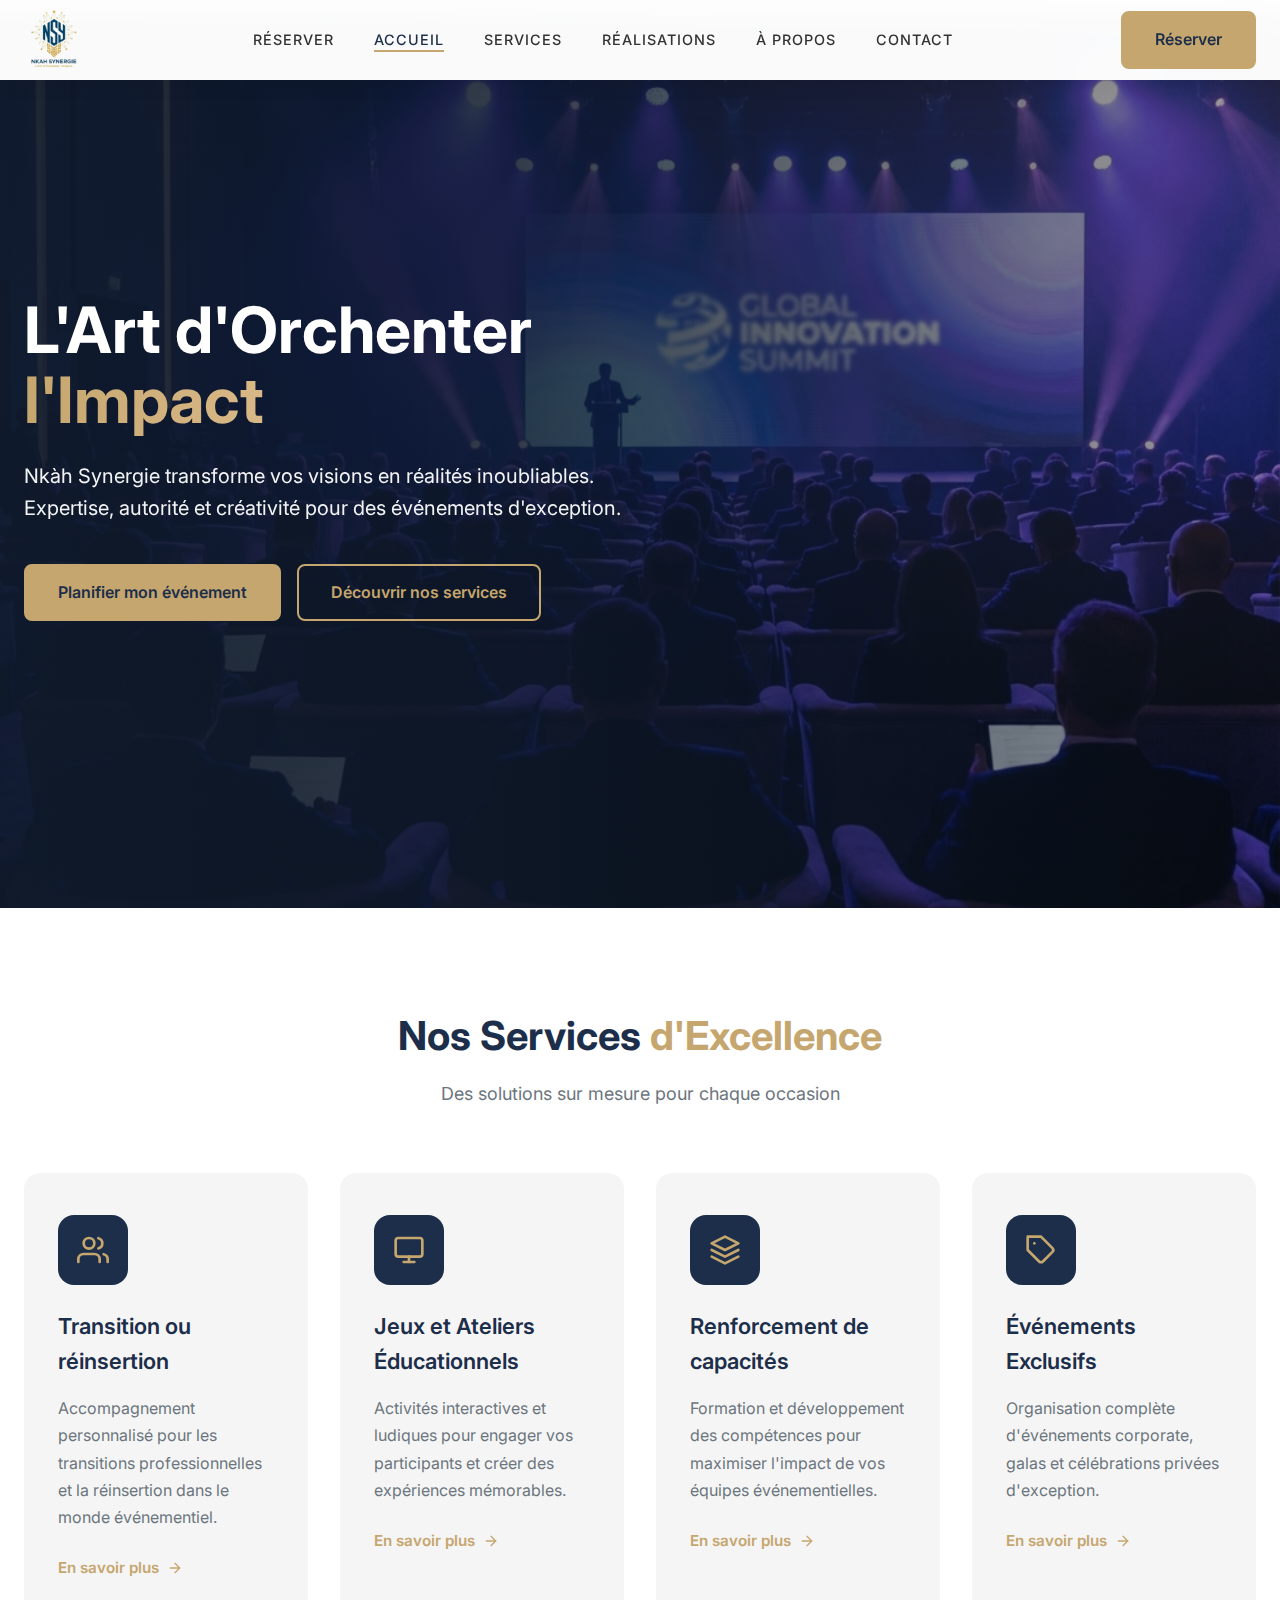
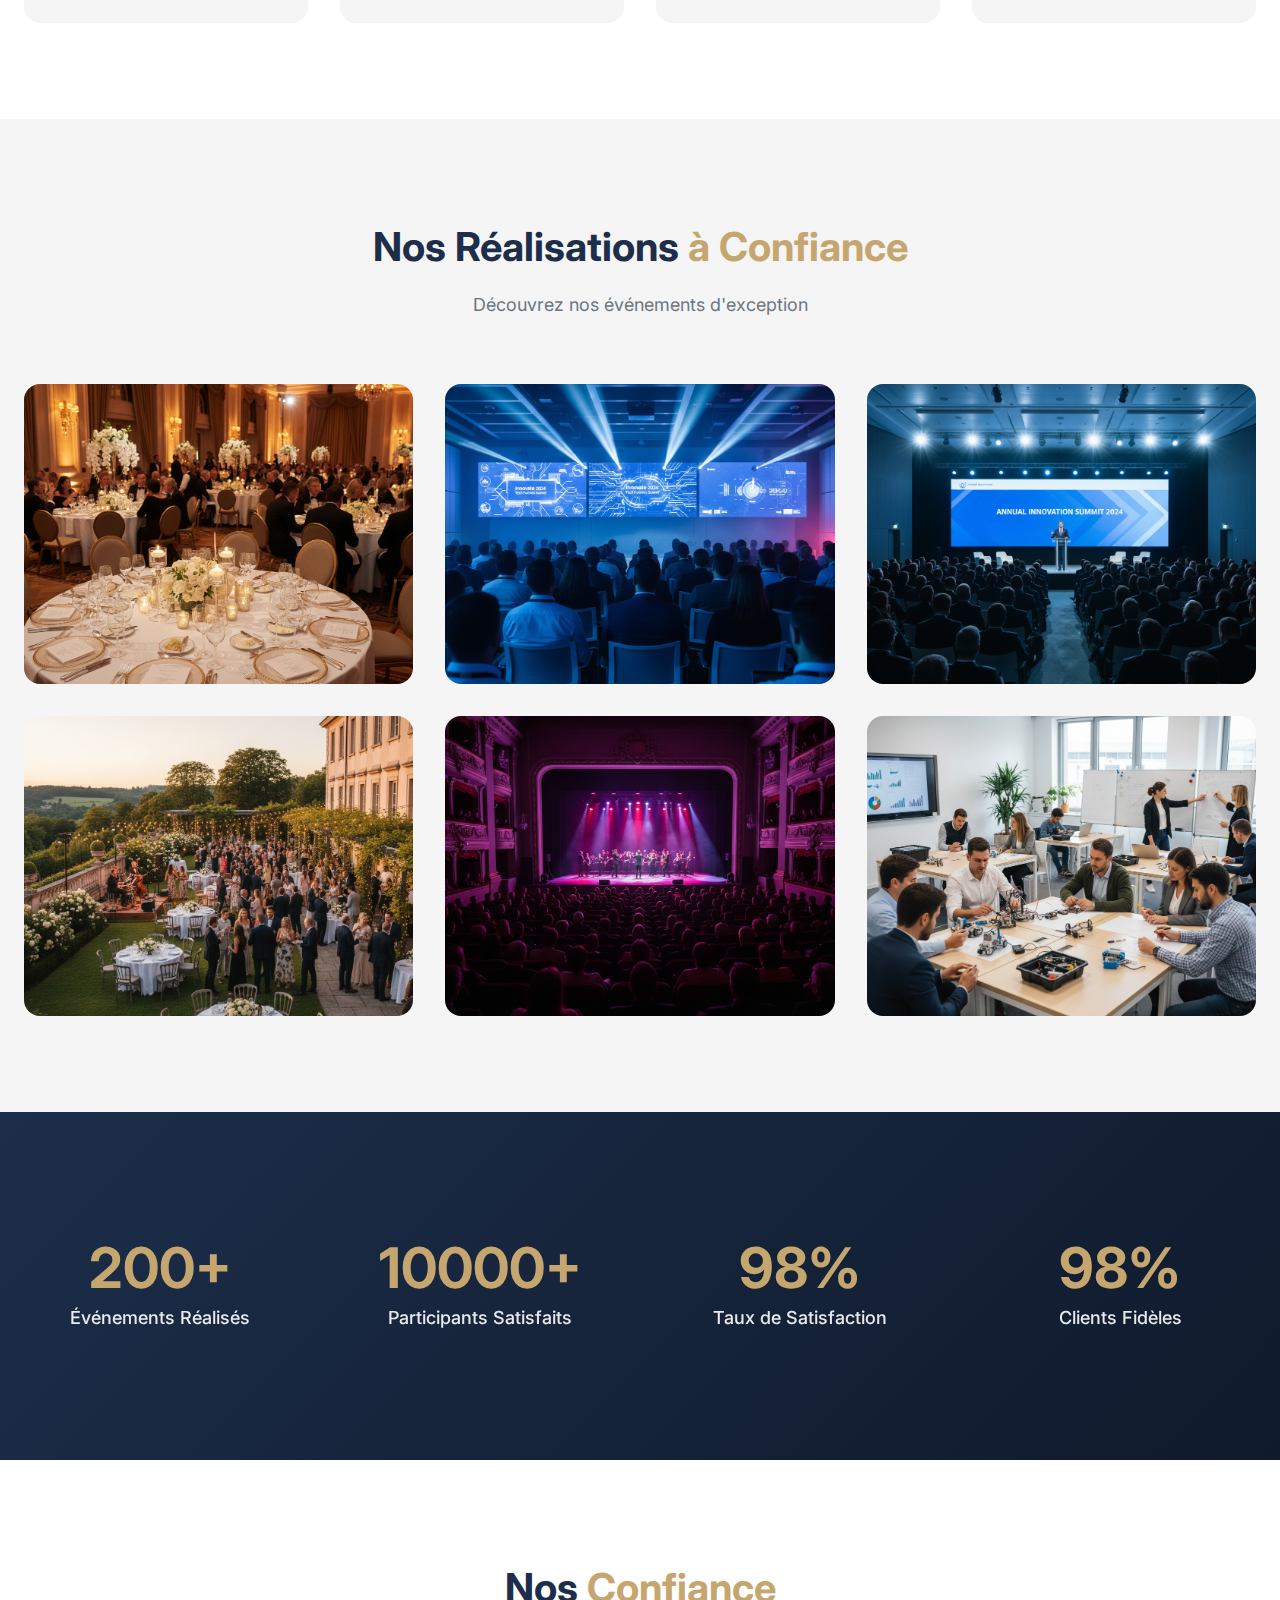
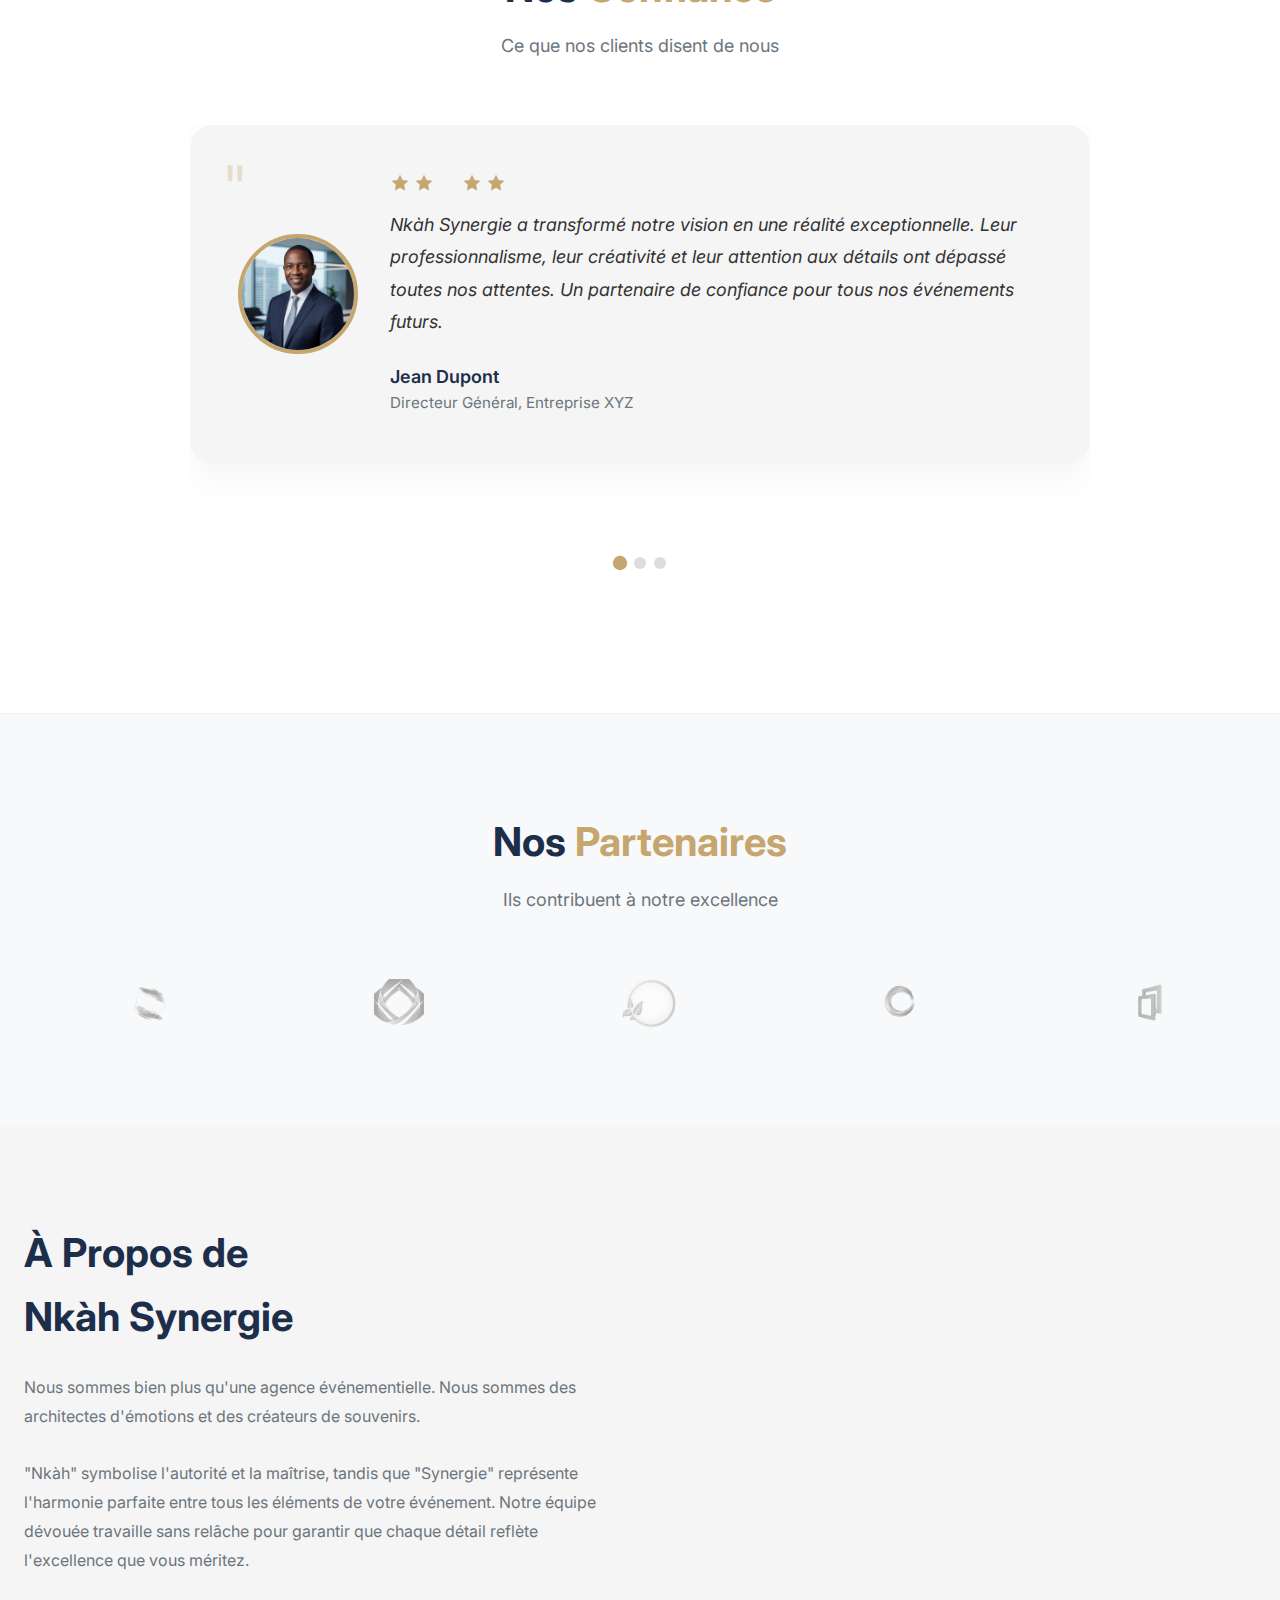
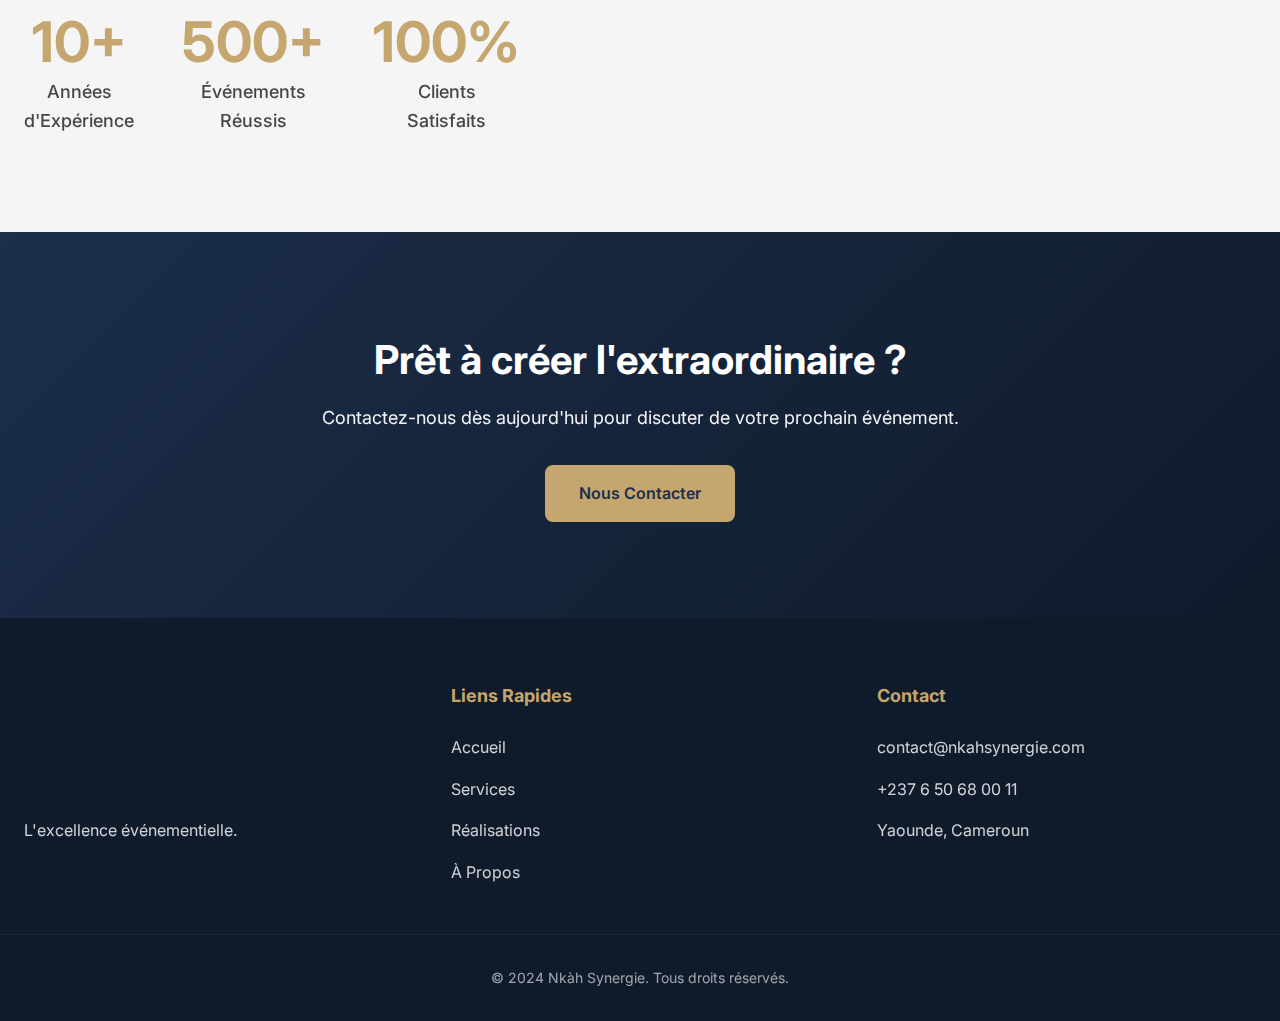
<file: index.html>
<!DOCTYPE html>
<html lang="fr">

<head>
    <meta charset="UTF-8">
    <meta name="viewport" content="width=device-width, initial-scale=1.0">
    <title>Nkàh Synergie - L'Excellence Événementielle</title>
    <meta name="description"
        content="Nkàh Synergie transforme vos visions en réalités inoubliables. Expertise, autorité et créativité pour des événements d'exception.">
    <link rel="stylesheet" href="style.css">
    <link rel="preconnect" href="https://fonts.googleapis.com">
    <link rel="preconnect" href="https://fonts.gstatic.com" crossorigin>
    <link href="https://fonts.googleapis.com/css2?family=Inter:wght@300;400;500;600;700;800&display=swap"
        rel="stylesheet">
</head>

<body>
    <!-- Header -->
    <header class="header">
        <div class="container header__container">
            <a href="#" class="logo">
                <img src="asset/image/logo_bleu.png" alt="Nkàh Synergie Logo" class="logo__img">
            </a>

            <nav class="nav" id="nav-menu">
                <ul class="nav__list">
                    <li class="nav__item nav__item--reserve"><a href="reservation.html" class="nav__link">Réserver</a>
                    </li>
                    <li class="nav__item"><a href="#home" class="nav__link active-link">Accueil</a></li>
                    <li class="nav__item"><a href="#services" class="nav__link">Services</a></li>
                    <li class="nav__item"><a href="#portfolio" class="nav__link">Réalisations</a></li>
                    <li class="nav__item"><a href="#about" class="nav__link">À Propos</a></li>
                    <li class="nav__item"><a href="#contact" class="nav__link">Contact</a></li>
                </ul>
                <div class="nav__close" id="nav-close">
                    <svg xmlns="http://www.w3.org/2000/svg" width="24" height="24" viewBox="0 0 24 24" fill="none"
                        stroke="currentColor" stroke-width="2" stroke-linecap="round" stroke-linejoin="round">
                        <line x1="18" y1="6" x2="6" y2="18"></line>
                        <line x1="6" y1="6" x2="18" y2="18"></line>
                    </svg>
                </div>
            </nav>

            <div class="header__actions">
                <a href="reservation.html" class="button button--primary">Réserver</a>
                <div class="nav__toggle" id="nav-toggle">
                    <svg xmlns="http://www.w3.org/2000/svg" width="24" height="24" viewBox="0 0 24 24" fill="none"
                        stroke="currentColor" stroke-width="2" stroke-linecap="round" stroke-linejoin="round">
                        <line x1="3" y1="12" x2="21" y2="12"></line>
                        <line x1="3" y1="6" x2="21" y2="6"></line>
                        <line x1="3" y1="18" x2="21" y2="18"></line>
                    </svg>
                </div>
            </div>
        </div>
    </header>

    <main class="main">
        <!-- Hero Section -->
        <section class="home section" id="home">
            <div class="home__container container">
                <div class="home__content">
                    <h1 class="home__title">
                        L'Art d'Orchenter<br>
                        <span class="text-gradient">l'Impact</span>
                    </h1>
                    <p class="home__description">
                        Nkàh Synergie transforme vos visions en réalités inoubliables.
                        Expertise, autorité et créativité pour des événements d'exception.
                    </p>
                    <div class="home__btns">
                        <a href="#contact" class="button button--primary">Planifier mon événement</a>
                        <a href="#services" class="button button--secondary">Découvrir nos services</a>
                    </div>
                </div>
            </div>
            <div class="home__overlay"></div>
        </section>

        <!-- Services Section -->
        <section class="services section" id="services">
            <div class="container">
                <div class="section__header">
                    <h2 class="section__title">Nos Services <span>d'Excellence</span></h2>
                    <p class="section__subtitle">Des solutions sur mesure pour chaque occasion</p>
                </div>

                <div class="services__grid">
                    <!-- Service 1 -->
                    <div class="service__card">
                        <div class="service__icon">
                            <svg xmlns="http://www.w3.org/2000/svg" width="32" height="32" viewBox="0 0 24 24"
                                fill="none" stroke="currentColor" stroke-width="2" stroke-linecap="round"
                                stroke-linejoin="round">
                                <path d="M17 21v-2a4 4 0 0 0-4-4H5a4 4 0 0 0-4 4v2"></path>
                                <circle cx="9" cy="7" r="4"></circle>
                                <path d="M23 21v-2a4 4 0 0 0-3-3.87"></path>
                                <path d="M16 3.13a4 4 0 0 1 0 7.75"></path>
                            </svg>
                        </div>
                        <h3 class="service__title">Transition ou réinsertion</h3>
                        <p class="service__description">Accompagnement personnalisé pour les transitions
                            professionnelles et la réinsertion dans le monde événementiel.</p>
                        <a href="#" class="button--link">En savoir plus
                            <svg xmlns="http://www.w3.org/2000/svg" width="16" height="16" viewBox="0 0 24 24"
                                fill="none" stroke="currentColor" stroke-width="2" stroke-linecap="round"
                                stroke-linejoin="round">
                                <line x1="5" y1="12" x2="19" y2="12"></line>
                                <polyline points="12 5 19 12 12 19"></polyline>
                            </svg>
                        </a>
                    </div>

                    <!-- Service 2 -->
                    <div class="service__card">
                        <div class="service__icon">
                            <svg xmlns="http://www.w3.org/2000/svg" width="32" height="32" viewBox="0 0 24 24"
                                fill="none" stroke="currentColor" stroke-width="2" stroke-linecap="round"
                                stroke-linejoin="round">
                                <rect x="2" y="3" width="20" height="14" rx="2" ry="2"></rect>
                                <line x1="8" y1="21" x2="16" y2="21"></line>
                                <line x1="12" y1="17" x2="12" y2="21"></line>
                            </svg>
                        </div>
                        <h3 class="service__title">Jeux et Ateliers Éducationnels</h3>
                        <p class="service__description">Activités interactives et ludiques pour engager vos participants
                            et créer des expériences mémorables.</p>
                        <a href="#" class="button--link">En savoir plus
                            <svg xmlns="http://www.w3.org/2000/svg" width="16" height="16" viewBox="0 0 24 24"
                                fill="none" stroke="currentColor" stroke-width="2" stroke-linecap="round"
                                stroke-linejoin="round">
                                <line x1="5" y1="12" x2="19" y2="12"></line>
                                <polyline points="12 5 19 12 12 19"></polyline>
                            </svg>
                        </a>
                    </div>

                    <!-- Service 3 -->
                    <div class="service__card">
                        <div class="service__icon">
                            <svg xmlns="http://www.w3.org/2000/svg" width="32" height="32" viewBox="0 0 24 24"
                                fill="none" stroke="currentColor" stroke-width="2" stroke-linecap="round"
                                stroke-linejoin="round">
                                <path d="M12 2L2 7l10 5 10-5-10-5z"></path>
                                <path d="M2 17l10 5 10-5"></path>
                                <path d="M2 12l10 5 10-5"></path>
                            </svg>
                        </div>
                        <h3 class="service__title">Renforcement de capacités</h3>
                        <p class="service__description">Formation et développement des compétences pour maximiser
                            l'impact de vos équipes événementielles.</p>
                        <a href="#" class="button--link">En savoir plus
                            <svg xmlns="http://www.w3.org/2000/svg" width="16" height="16" viewBox="0 0 24 24"
                                fill="none" stroke="currentColor" stroke-width="2" stroke-linecap="round"
                                stroke-linejoin="round">
                                <line x1="5" y1="12" x2="19" y2="12"></line>
                                <polyline points="12 5 19 12 12 19"></polyline>
                            </svg>
                        </a>
                    </div>

                    <!-- Service 4 -->
                    <div class="service__card">
                        <div class="service__icon">
                            <svg xmlns="http://www.w3.org/2000/svg" width="32" height="32" viewBox="0 0 24 24"
                                fill="none" stroke="currentColor" stroke-width="2" stroke-linecap="round"
                                stroke-linejoin="round">
                                <path
                                    d="M20.59 13.41l-7.17 7.17a2 2 0 0 1-2.83 0L2 12V2h10l8.59 8.59a2 2 0 0 1 0 2.82z">
                                </path>
                                <line x1="7" y1="7" x2="7.01" y2="7"></line>
                            </svg>
                        </div>
                        <h3 class="service__title">Événements Exclusifs</h3>
                        <p class="service__description">Organisation complète d'événements corporate, galas et
                            célébrations privées d'exception.</p>
                        <a href="#" class="button--link">En savoir plus
                            <svg xmlns="http://www.w3.org/2000/svg" width="16" height="16" viewBox="0 0 24 24"
                                fill="none" stroke="currentColor" stroke-width="2" stroke-linecap="round"
                                stroke-linejoin="round">
                                <line x1="5" y1="12" x2="19" y2="12"></line>
                                <polyline points="12 5 19 12 12 19"></polyline>
                            </svg>
                        </a>
                    </div>
                </div>
            </div>
        </section>

        <!-- Portfolio Section -->
        <section class="portfolio section" id="portfolio">
            <div class="container">
                <div class="section__header">
                    <h2 class="section__title">Nos Réalisations <span>à Confiance</span></h2>
                    <p class="section__subtitle">Découvrez nos événements d'exception</p>
                </div>

                <div class="portfolio__grid">
                    <!-- Portfolio Item 1 -->
                    <div class="portfolio__item">
                        <img src="asset/image/portfolio_gala_soiree.png" alt="Gala Soirée" class="portfolio__img"
                            loading="lazy">
                        <div class="portfolio__overlay">
                            <h3 class="portfolio__title">Gala Soirée</h3>
                            <p class="portfolio__category">Événement Privé</p>
                        </div>
                    </div>

                    <!-- Portfolio Item 2 -->
                    <div class="portfolio__item">
                        <img src="asset/image/portfolio_seminaire_tech.png" alt="Séminaire Tech" class="portfolio__img"
                            loading="lazy">
                        <div class="portfolio__overlay">
                            <h3 class="portfolio__title">Séminaire Tech</h3>
                            <p class="portfolio__category">Conférence Corporate</p>
                        </div>
                    </div>

                    <!-- Portfolio Item 3 -->
                    <div class="portfolio__item">
                        <img src="asset/image/portfolio_atelier_metiers.png" alt="Atelier des Métiers"
                            class="portfolio__img" loading="lazy">
                        <div class="portfolio__overlay">
                            <h3 class="portfolio__title">Atelier des Métiers</h3>
                            <p class="portfolio__category">Formation</p>
                        </div>
                    </div>

                    <!-- Portfolio Item 4 -->
                    <div class="portfolio__item">
                        <img src="asset/image/portfolio_evenement_artistique.png" alt="Événement Artistique"
                            class="portfolio__img" loading="lazy">
                        <div class="portfolio__overlay">
                            <h3 class="portfolio__title">Événement Artistique</h3>
                            <p class="portfolio__category">Soirée Culturelle</p>
                        </div>
                    </div>

                    <!-- Portfolio Item 5 -->
                    <div class="portfolio__item">
                        <img src="asset/image/portfolio_conference_annuelle.png" alt="Conférence Annuelle"
                            class="portfolio__img" loading="lazy">
                        <div class="portfolio__overlay">
                            <h3 class="portfolio__title">Conférence Annuelle</h3>
                            <p class="portfolio__category">Événement Corporate</p>
                        </div>
                    </div>

                    <!-- Portfolio Item 6 -->
                    <div class="portfolio__item">
                        <img src="asset/image/portfolio_celebration_outdoor.png" alt="Célébration Outdoor"
                            class="portfolio__img" loading="lazy">
                        <div class="portfolio__overlay">
                            <h3 class="portfolio__title">Célébration Outdoor</h3>
                            <p class="portfolio__category">Événement Extérieur</p>
                        </div>
                    </div>
                </div>
            </div>
        </section>

        <!-- Statistics Section -->
        <section class="stats section">
            <div class="container">
                <div class="stats__grid">
                    <div class="stat__item">
                        <h3 class="stat__number">200+</h3>
                        <p class="stat__title">Événements Réalisés</p>
                    </div>
                    <div class="stat__item">
                        <h3 class="stat__number">10000+</h3>
                        <p class="stat__title">Participants Satisfaits</p>
                    </div>
                    <div class="stat__item">
                        <h3 class="stat__number">98%</h3>
                        <p class="stat__title">Taux de Satisfaction</p>
                    </div>
                    <div class="stat__item">
                        <h3 class="stat__number">98%</h3>
                        <p class="stat__title">Clients Fidèles</p>
                    </div>
                </div>
            </div>
        </section>

        <!-- Testimonials Section -->
        <section class="testimonials section">
            <div class="container">
                <div class="section__header">
                    <h2 class="section__title">Nos <span>Confiance</span></h2>
                    <p class="section__subtitle">Ce que nos clients disent de nous</p>
                </div>

                <div class="testimonial__carousel">
                    <div class="testimonial__wrapper">
                        <!-- Testimonial 1 -->
                        <div class="testimonial__card active">
                            <div class="testimonial__quote">"</div>
                            <div class="testimonial__content">
                                <div class="testimonial__img-wrapper">
                                    <img src="asset/image/testimonial_jean_dupont.png" alt="Jean Dupont"
                                        class="testimonial__img" loading="lazy">
                                </div>
                                <div class="testimonial__text">
                                    <div class="testimonial__stars">
                                        <svg xmlns="http://www.w3.org/2000/svg" viewBox="0 0 24 24">
                                            <polygon
                                                points="12 2 15.09 8.26 22 9.27 17 14.14 18.18 21.02 12 17.77 5.82 21.02 7 14.14 2 9.27 8.91 8.26 12 2">
                                            </polygon>
                                        </svg>
                                        <svg xmlns="http://www.w3.org/2000/svg" viewBox="0 0 24 24">
                                            <polygon
                                                points="12 2 15.09 8.26 22 9.27 17 14.14 18.18 21.02 12 17.77 5.82 21.02 7 14.14 2 9.27 8.91 8.26 12 2">
                                            </polygon>
                                        </svg>
                                        <svg xmlns="http://www.w3.org/2000/svg" viewBox="0 0 24 24">
                                            <polygonc
                                                points="12 2 15.09 8.26 22 9.27 17 14.14 18.18 21.02 12 17.77 5.82 21.02 7 14.14 2 9.27 8.91 8.26 12 2">
                                                </polygon>
                                        </svg>
                                        <svg xmlns="http://www.w3.org/2000/svg" viewBox="0 0 24 24">
                                            <polygon
                                                points="12 2 15.09 8.26 22 9.27 17 14.14 18.18 21.02 12 17.77 5.82 21.02 7 14.14 2 9.27 8.91 8.26 12 2">
                                            </polygon>
                                        </svg>
                                        <svg xmlns="http://www.w3.org/2000/svg" viewBox="0 0 24 24">
                                            <polygon
                                                points="12 2 15.09 8.26 22 9.27 17 14.14 18.18 21.02 12 17.77 5.82 21.02 7 14.14 2 9.27 8.91 8.26 12 2">
                                            </polygon>
                                        </svg>
                                    </div>
                                    <p class="testimonial__message">
                                        Nkàh Synergie a transformé notre vision en une réalité exceptionnelle.
                                        Leur professionnalisme, leur créativité et leur attention aux détails ont
                                        dépassé toutes nos attentes. Un partenaire de confiance pour tous nos événements
                                        futurs.
                                    </p>
                                    <p class="testimonial__author">Jean Dupont</p>
                                    <p class="testimonial__role">Directeur Général, Entreprise XYZ</p>
                                </div>
                            </div>
                        </div>

                        <!-- Testimonial 2 -->
                        <div class="testimonial__card">
                            <div class="testimonial__quote">"</div>
                            <div class="testimonial__content">
                                <div class="testimonial__img-wrapper">
                                    <div class="testimonial__placeholder">MA</div>
                                </div>
                                <div class="testimonial__text">
                                    <div class="testimonial__stars">
                                        <svg xmlns="http://www.w3.org/2000/svg" viewBox="0 0 24 24">
                                            <polygon
                                                points="12 2 15.09 8.26 22 9.27 17 14.14 18.18 21.02 12 17.77 5.82 21.02 7 14.14 2 9.27 8.91 8.26 12 2">
                                            </polygon>
                                        </svg>
                                        <svg xmlns="http://www.w3.org/2000/svg" viewBox="0 0 24 24">
                                            <polygon
                                                points="12 2 15.09 8.26 22 9.27 17 14.14 18.18 21.02 12 17.77 5.82 21.02 7 14.14 2 9.27 8.91 8.26 12 2">
                                            </polygon>
                                        </svg>
                                        <svg xmlns="http://www.w3.org/2000/svg" viewBox="0 0 24 24">
                                            <polygon
                                                points="12 2 15.09 8.26 22 9.27 17 14.14 18.18 21.02 12 17.77 5.82 21.02 7 14.14 2 9.27 8.91 8.26 12 2">
                                            </polygon>
                                        </svg>
                                        <svg xmlns="http://www.w3.org/2000/svg" viewBox="0 0 24 24">
                                            <polygon
                                                points="12 2 15.09 8.26 22 9.27 17 14.14 18.18 21.02 12 17.77 5.82 21.02 7 14.14 2 9.27 8.91 8.26 12 2">
                                            </polygon>
                                        </svg>
                                        <svg xmlns="http://www.w3.org/2000/svg" viewBox="0 0 24 24">
                                            <polygon
                                                points="12 2 15.09 8.26 22 9.27 17 14.14 18.18 21.02 12 17.77 5.82 21.02 7 14.14 2 9.27 8.91 8.26 12 2">
                                            </polygon>
                                        </svg>
                                    </div>
                                    <p class="testimonial__message">
                                        Une équipe à l'écoute et réactive. L'organisation de notre séminaire annuel a
                                        été un franc succès grâce à Nkàh Synergie. Je recommande vivement leurs
                                        services.
                                    </p>
                                    <p class="testimonial__author">Marie Abena</p>
                                    <p class="testimonial__role">DRH, Global Solutions</p>
                                </div>
                            </div>
                        </div>

                        <!-- Testimonial 3 -->
                        <div class="testimonial__card">
                            <div class="testimonial__quote">"</div>
                            <div class="testimonial__content">
                                <div class="testimonial__img-wrapper">
                                    <div class="testimonial__placeholder">PK</div>
                                </div>
                                <div class="testimonial__text">
                                    <div class="testimonial__stars">
                                        <svg xmlns="http://www.w3.org/2000/svg" viewBox="0 0 24 24">
                                            <polygon
                                                points="12 2 15.09 8.26 22 9.27 17 14.14 18.18 21.02 12 17.77 5.82 21.02 7 14.14 2 9.27 8.91 8.26 12 2">
                                            </polygon>
                                        </svg>
                                        <svg xmlns="http://www.w3.org/2000/svg" viewBox="0 0 24 24">
                                            <polygon
                                                points="12 2 15.09 8.26 22 9.27 17 14.14 18.18 21.02 12 17.77 5.82 21.02 7 14.14 2 9.27 8.91 8.26 12 2">
                                            </polygon>
                                        </svg>
                                        <svg xmlns="http://www.w3.org/2000/svg" viewBox="0 0 24 24">
                                            <polygon
                                                points="12 2 15.09 8.26 22 9.27 17 14.14 18.18 21.02 12 17.77 5.82 21.02 7 14.14 2 9.27 8.91 8.26 12 2">
                                            </polygon>
                                        </svg>
                                        <svg xmlns="http://www.w3.org/2000/svg" viewBox="0 0 24 24">
                                            <polygon
                                                points="12 2 15.09 8.26 22 9.27 17 14.14 18.18 21.02 12 17.77 5.82 21.02 7 14.14 2 9.27 8.91 8.26 12 2">
                                            </polygon>
                                        </svg>
                                        <svg xmlns="http://www.w3.org/2000/svg" viewBox="0 0 24 24">
                                            <polygon
                                                points="12 2 15.09 8.26 22 9.27 17 14.14 18.18 21.02 12 17.77 5.82 21.02 7 14.14 2 9.27 8.91 8.26 12 2">
                                            </polygon>
                                        </svg>
                                    </div>
                                    <p class="testimonial__message">
                                        Des idées innovantes et une exécution parfaite. Notre lancement de produit a eu
                                        un impact bien au-delà de nos espérances. Merci pour ce travail remarquable.
                                    </p>
                                    <p class="testimonial__author">Paul Kamga</p>
                                    <p class="testimonial__role">Directeur Marketing, Tech Innovations</p>
                                </div>
                            </div>
                        </div>
                    </div>

                    <div class="testimonial__controls">
                        <div class="testimonial__dots">
                            <span class="testimonial__dot active" data-slide="0"></span>
                            <span class="testimonial__dot" data-slide="1"></span>
                            <span class="testimonial__dot" data-slide="2"></span>
                        </div>
                    </div>
                </div>
            </div>
        </section>

        <!-- Partners Section -->
        <section class="partners section">
            <div class="container">
                <div class="section__header">
                    <h2 class="section__title">Nos <span>Partenaires</span></h2>
                    <p class="section__subtitle">Ils contribuent à notre excellence</p>
                </div>

                <div class="partners__container">
                    <div class="partners__track">
                        <!-- Original Items -->
                        <div class="partner__item">
                            <img src="asset/image/partner_eventtech.png" alt="EventTech" class="partner__logo">
                            <div class="partner__tooltip">
                                <h4 class="partner__name">EventTech</h4>
                                <p class="partner__desc">Leader en solutions audiovisuelles et éclairage scénique.</p>
                            </div>
                        </div>

                        <div class="partner__item">
                            <img src="asset/image/partner_lumièrepro.png" alt="LumièrePro" class="partner__logo">
                            <div class="partner__tooltip">
                                <h4 class="partner__name">LumièrePro</h4>
                                <p class="partner__desc">Experts en mise en lumière architecturale et événementielle.
                                </p>
                            </div>
                        </div>

                        <div class="partner__item">
                            <img src="asset/image/partner_soundwave.png" alt="SoundWave" class="partner__logo">
                            <div class="partner__tooltip">
                                <h4 class="partner__name">SoundWave</h4>
                                <p class="partner__desc">Sonorisation haute fidélité pour une acoustique parfaite.</p>
                            </div>
                        </div>

                        <div class="partner__item">
                            <img src="asset/image/partner_gourmet.png" alt="Gourmet Traiteur" class="partner__logo">
                            <div class="partner__tooltip">
                                <h4 class="partner__name">Gourmet Traiteur</h4>
                                <p class="partner__desc">Expériences culinaires raffinées et service haut de gamme.</p>
                            </div>
                        </div>

                        <div class="partner__item">
                            <img src="asset/image/partner_decorstyle.png" alt="DecorStyle" class="partner__logo">
                            <div class="partner__tooltip">
                                <h4 class="partner__name">DecorStyle</h4>
                                <p class="partner__desc">Création d'ambiances et décoration florale sur mesure.</p>
                            </div>
                        </div>

                        <!-- Duplicates for Infinite Scroll -->
                        <div class="partner__item">
                            <img src="asset/image/partner_eventtech.png" alt="EventTech" class="partner__logo">
                            <div class="partner__tooltip">
                                <h4 class="partner__name">EventTech</h4>
                                <p class="partner__desc">Leader en solutions audiovisuelles et éclairage scénique.</p>
                            </div>
                        </div>

                        <div class="partner__item">
                            <img src="asset/image/partner_lumièrepro.png" alt="LumièrePro" class="partner__logo">
                            <div class="partner__tooltip">
                                <h4 class="partner__name">LumièrePro</h4>
                                <p class="partner__desc">Experts en mise en lumière architecturale et événementielle.
                                </p>
                            </div>
                        </div>

                        <div class="partner__item">
                            <img src="asset/image/partner_soundwave.png" alt="SoundWave" class="partner__logo">
                            <div class="partner__tooltip">
                                <h4 class="partner__name">SoundWave</h4>
                                <p class="partner__desc">Sonorisation haute fidélité pour une acoustique parfaite.</p>
                            </div>
                        </div>

                        <div class="partner__item">
                            <img src="asset/image/partner_gourmet.png" alt="Gourmet Traiteur" class="partner__logo">
                            <div class="partner__tooltip">
                                <h4 class="partner__name">Gourmet Traiteur</h4>
                                <p class="partner__desc">Expériences culinaires raffinées et service haut de gamme.</p>
                            </div>
                        </div>

                        <div class="partner__item">
                            <img src="asset/image/partner_decorstyle.png" alt="DecorStyle" class="partner__logo">
                            <div class="partner__tooltip">
                                <h4 class="partner__name">DecorStyle</h4>
                                <p class="partner__desc">Création d'ambiances et décoration florale sur mesure.</p>
                            </div>
                        </div>
                    </div>
                </div>
            </div>
        </section>

        <!-- About Section -->
        <section class="about section" id="about">
            <div class="container about__container">
                <div class="about__data">
                    <h2 class="section__title about__title">À Propos de<br>Nkàh Synergie</h2>
                    <p class="about__description">
                        Nous sommes bien plus qu'une agence événementielle. Nous sommes des architectes d'émotions et
                        des
                        créateurs de souvenirs.
                        <br><br>
                        "Nkàh" symbolise l'autorité et la maîtrise, tandis que "Synergie" représente l'harmonie parfaite
                        entre tous les éléments de votre événement.
                        Notre équipe dévouée travaille sans relâche pour garantir que chaque détail reflète l'excellence
                        que
                        vous méritez.
                    </p>
                    <div class="about__stats">
                        <div class="about__stat">
                            <h3 class="stat__number">10+</h3>
                            <span class="stat__title">Années<br>d'Expérience</span>
                        </div>
                        <div class="about__stat">
                            <h3 class="stat__number">500+</h3>
                            <span class="stat__title">Événements<br>Réussis</span>
                        </div>
                        <div class="about__stat">
                            <h3 class="stat__number">100%</h3>
                            <span class="stat__title">Clients<br>Satisfaits</span>
                        </div>
                    </div>
                </div>
                <div class="about__img-wrapper">
                    <img src="asset/image/about_team_photo.png" alt="Notre Équipe" class="about__img" loading="lazy">
                </div>
            </div>
        </section>

        <!-- Contact / CTA Section -->
        <section class="contact section" id="contact">
            <div class="container contact__container">
                <div class="contact__content">
                    <h2 class="section__title" style="color: white;">Prêt à créer l'extraordinaire ?</h2>
                    <p class="contact__description">Contactez-nous dès aujourd'hui pour discuter de votre prochain
                        événement.</p>
                    <a href="mailto:contact@nkahsynergie.com" class="button button--primary">Nous Contacter</a>
                </div>
            </div>
        </section>
    </main>

    <footer class="footer">
        <div class="container footer__container">
            <div class="footer__content">
                <a href="#" class="footer__logo">
                    <img src="asset/image/logo_blanc.png" alt="Nkàh Synergie Logo" class="footer__logo-img"
                        loading="lazy">
                </a>
                <p class="footer__description">L'excellence événementielle.</p>
            </div>

            <div class="footer__content">
                <h3 class="footer__title">Liens Rapides</h3>
                <ul class="footer__links">
                    <li><a href="#home" class="footer__link">Accueil</a></li>
                    <li><a href="#services" class="footer__link">Services</a></li>
                    <li><a href="#portfolio" class="footer__link">Réalisations</a></li>
                    <li><a href="#about" class="footer__link">À Propos</a></li>
                </ul>
            </div>

            <div class="footer__content">
                <h3 class="footer__title">Contact</h3>
                <ul class="footer__links">
                    <li><span class="footer__info">contact@nkahsynergie.com</span></li>
                    <li><span class="footer__info">+237 6 50 68 00 11</span></li>
                    <li><span class="footer__info">Yaounde, Cameroun</span></li>
                </ul>
            </div>
        </div>
        <p class="footer__copy">&#169; 2024 Nkàh Synergie. Tous droits réservés.</p>
    </footer>
    <script src="script.js"></script>
</body>

</html>
</file>
<file: style.css>
/* Reset CSS */
*,
*::before,
*::after {
    box-sizing: border-box;
    margin: 0;
    padding: 0;
}

:root {
    /* Palette de Couleurs Officielle Nkàh Synergie */
    --primary-blue: #1C2E4A;
    /* Bleu Marine / Bleu Nuit - Autorité (Nkàh) */
    --secondary-gold: #C5A66E;
    /* Or Profond / Jaune Moutarde - Excellence (Synergie) */
    --neutral-white: #FFFFFF;
    /* Blanc Pur - Contraste */
    --bg-light: #F5F5F5;
    /* Gris Clair / Crème - Arrière-plan léger */
    --text-main: #333333;
    /* Gris Anthracite - Texte principal */
    --text-light: #6C757D;
    /* Gris pour texte secondaire */

    --header-height: 5rem;
    --z-fixed: 100;
    --transition: all 0.3s cubic-bezier(0.4, 0, 0.2, 1);
}

@media screen and (max-width: 768px) {
    :root {
        --header-height: 4rem;
    }
}

body {
    font-family: 'Inter', sans-serif;
    line-height: 1.6;
    -webkit-font-smoothing: antialiased;
    background-color: var(--bg-light);
    color: var(--text-main);
    padding-top: var(--header-height);
}

ul {
    list-style: none;
}

a {
    text-decoration: none;
    color: inherit;
}

img,
picture,
video,
canvas,
svg {
    display: block;
    max-width: 100%;
}

input,
button,
textarea,
select {
    font: inherit;
}

/* Utilities */
.container {
    max-width: 1280px;
    margin-inline: auto;
    padding-inline: 1.5rem;
}

.button {
    display: inline-block;
    padding: 0.875rem 2rem;
    border-radius: 0.5rem;
    font-weight: 600;
    transition: var(--transition);
    cursor: pointer;
    border: 2px solid transparent;
}

.button--primary {
    background-color: var(--secondary-gold);
    color: var(--primary-blue);
    border-color: var(--secondary-gold);
}

.button--primary:hover {
    background-color: transparent;
    color: var(--secondary-gold);
    border-color: var(--secondary-gold);
    transform: translateY(-2px);
    box-shadow: 0 10px 20px rgba(212, 165, 116, 0.2);
}

.button--secondary {
    background-color: transparent;
    border: 2px solid var(--secondary-gold);
    color: var(--secondary-gold);
}

.button--secondary:hover {
    background-color: var(--secondary-gold);
    color: var(--primary-blue);
    transform: translateY(-2px);
}

/* Header */
.header {
    position: fixed;
    top: 0;
    left: 0;
    width: 100%;
    background-color: rgba(255, 255, 255, 0.98);
    backdrop-filter: blur(10px);
    box-shadow: 0 2px 20px rgba(0, 0, 0, 0.08);
    z-index: var(--z-fixed);
    height: var(--header-height);
    display: flex;
    align-items: center;
    transition: var(--transition);
}

.header.scroll-header {
    background-color: rgba(15, 26, 43, 0.95);
    backdrop-filter: blur(10px);
    box-shadow: 0 2px 20px rgba(0, 0, 0, 0.1);
}

.header__container {
    width: 100%;
    display: flex;
    justify-content: space-between;
    align-items: center;
}

.logo {
    font-weight: 700;
    font-size: 1.25rem;
    color: var(--primary-blue);
    display: flex;
    align-items: center;
    gap: 0.5rem;
}

.logo__img {
    height: 90px;
    width: auto;
    object-fit: contain;
}

.logo__placeholder {
    font-size: 1.5rem;
    letter-spacing: -0.02em;
}

.nav__list {
    display: flex;
    gap: 2.5rem;
}

.nav__link {
    font-weight: 500;
    color: var(--text-main);
    transition: var(--transition);
    position: relative;
    font-size: 0.9rem;
    text-transform: uppercase;
    letter-spacing: 1px;
}

.nav__link:hover,
.nav__link.active-link {
    color: var(--primary-blue);
}

.nav__link.active-link::after {
    content: '';
    position: absolute;
    bottom: -4px;
    left: 0;
    width: 100%;
    height: 2px;
    background-color: var(--secondary-gold);
}

.header__actions {
    display: flex;
    align-items: center;
    gap: 1rem;
}

.nav__toggle,
.nav__close {
    display: none;
    cursor: pointer;
    font-size: 1.5rem;
    color: var(--primary-blue);
    width: 3rem;
    height: 3rem;
    align-items: center;
    justify-content: center;
    border-radius: 0.5rem;
    transition: var(--transition);
}

.nav__toggle:hover,
.nav__close:hover {
    background-color: var(--bg-light);
}

/* Home / Hero Section */
.home {
    position: relative;
    height: 100vh;
    min-height: 700px;
    display: flex;
    align-items: center;
    background-color: var(--primary-blue);
    overflow: hidden;
    padding-top: 0;
    margin-top: -4.5rem;
}

.home::before {
    content: '';
    position: absolute;
    top: 0;
    left: 0;
    width: 100%;
    height: 100%;
    background: url('asset/image/hero_background.png') center/cover no-repeat;
    z-index: 0;
}

.home::after {
    content: '';
    position: absolute;
    top: 0;
    left: 0;
    width: 100%;
    height: 100%;
    background: linear-gradient(90deg,
            rgba(15, 26, 43, 0.95) 0%,
            rgba(15, 26, 43, 0.85) 40%,
            rgba(15, 26, 43, 0.4) 100%);
    z-index: 1;
}

.home__container {
    position: relative;
    z-index: 10;
    color: var(--neutral-white);
    width: 100%;
}

.home__content {
    max-width: 700px;
}

.home__title {
    font-size: 4rem;
    font-weight: 700;
    line-height: 1.1;
    margin-bottom: 1.5rem;
    animation: fadeInUp 0.8s ease-out;
}

.text-gradient {
    background: linear-gradient(to right, var(--secondary-gold), #d9b887);
    background-clip: text;
    -webkit-background-clip: text;
    color: transparent;
}

.home__description {
    font-size: 1.25rem;
    margin-bottom: 2.5rem;
    opacity: 0.95;
    max-width: 600px;
    animation: fadeInUp 0.8s ease-out 0.2s backwards;
}

.home__btns {
    display: flex;
    gap: 1rem;
    flex-wrap: wrap;
    animation: fadeInUp 0.8s ease-out 0.4s backwards;
}

.home__overlay {
    position: absolute;
    top: 0;
    left: 0;
    width: 100%;
    height: 100%;
    background: radial-gradient(circle at top right, rgba(212, 165, 116, 0.15), transparent 50%);
    pointer-events: none;
    z-index: 2;
}

/* Animations */
@keyframes fadeInUp {
    from {
        opacity: 0;
        transform: translateY(30px);
    }

    to {
        opacity: 1;
        transform: translateY(0);
    }
}

/* Section Common */
.section {
    padding: 6rem 0;
}

.section__header {
    text-align: center;
    margin-bottom: 4rem;
}

.section__title {
    font-size: 2.5rem;
    color: var(--primary-blue);
    margin-bottom: 0.75rem;
    font-weight: 700;
}

.section__title span {
    color: var(--secondary-gold);
}

.section__subtitle {
    color: var(--text-light);
    font-size: 1.125rem;
}

/* Services Section */
.services {
    background-color: var(--neutral-white);
}

.services__grid {
    display: grid;
    grid-template-columns: repeat(auto-fit, minmax(280px, 1fr));
    gap: 2rem;
}

.service__card {
    background-color: var(--bg-light);
    padding: 2.5rem 2rem;
    border-radius: 1rem;
    transition: var(--transition);
    border: 2px solid transparent;
}

.service__card:hover {
    transform: translateY(-8px);
    box-shadow: 0 20px 40px rgba(10, 31, 61, 0.1);
    border-color: var(--secondary-gold);
    background-color: var(--neutral-white);
}

.service__icon {
    width: 70px;
    height: 70px;
    background-color: var(--primary-blue);
    color: var(--secondary-gold);
    border-radius: 1rem;
    display: flex;
    align-items: center;
    justify-content: center;
    margin-bottom: 1.5rem;
    transition: var(--transition);
}

.service__card:hover .service__icon {
    transform: scale(1.1) rotate(5deg);
}

.service__title {
    font-size: 1.375rem;
    color: var(--primary-blue);
    margin-bottom: 1rem;
    font-weight: 600;
}

.service__description {
    margin-bottom: 1.5rem;
    font-size: 1rem;
    line-height: 1.7;
    color: var(--text-light);
}

.button--link {
    display: inline-flex;
    align-items: center;
    gap: 0.5rem;
    color: var(--secondary-gold);
    font-weight: 600;
    font-size: 0.95rem;
    transition: var(--transition);
}

.button--link:hover {
    gap: 0.75rem;
}

/* Portfolio Section */
.portfolio {
    background-color: var(--bg-light);
}

.portfolio__grid {
    display: grid;
    grid-template-columns: repeat(auto-fit, minmax(350px, 1fr));
    gap: 2rem;
}

.portfolio__item {
    position: relative;
    border-radius: 1rem;
    overflow: hidden;
    height: 300px;
    cursor: pointer;
    transition: var(--transition);
}

.portfolio__item:hover {
    transform: translateY(-5px);
    box-shadow: 0 20px 40px rgba(0, 0, 0, 0.15);
}

.portfolio__img {
    width: 100%;
    height: 100%;
    object-fit: cover;
    transition: var(--transition);
}

.portfolio__item:hover .portfolio__img {
    transform: scale(1.1);
}

.portfolio__overlay {
    position: absolute;
    bottom: 0;
    left: 0;
    right: 0;
    background: linear-gradient(to top, rgba(10, 31, 61, 0.95), transparent);
    padding: 2rem;
    transform: translateY(100%);
    transition: var(--transition);
}

.portfolio__item:hover .portfolio__overlay {
    transform: translateY(0);
}

.portfolio__title {
    color: var(--neutral-white);
    font-size: 1.25rem;
    font-weight: 600;
    margin-bottom: 0.5rem;
}

.portfolio__category {
    color: var(--secondary-gold);
    font-size: 0.9rem;
}

.portfolio__placeholder {
    width: 100%;
    height: 100%;
    background: linear-gradient(135deg, var(--primary-blue) 0%, #0d2847 100%);
    display: flex;
    align-items: center;
    justify-content: center;
    flex-direction: column;
    gap: 1rem;
    color: var(--neutral-white);
}

.portfolio__placeholder svg {
    width: 60px;
    height: 60px;
    opacity: 0.5;
}

/* Statistics Section */
.stats {
    background: linear-gradient(135deg, var(--primary-blue) 0%, #0f1a2b 100%);
    color: var(--neutral-white);
}

.stats__grid {
    display: grid;
    grid-template-columns: repeat(auto-fit, minmax(200px, 1fr));
    gap: 3rem;
    text-align: center;
}

.stat__item {
    padding: 2rem 1rem;
}

.stat__number {
    font-size: 3.5rem;
    font-weight: 700;
    color: var(--secondary-gold);
    margin-bottom: 0.5rem;
    line-height: 1;
}

.stat__title {
    font-size: 1.125rem;
    font-weight: 500;
    opacity: 0.9;
}

/* Testimonials Section */
.testimonials {
    background-color: var(--neutral-white);
}

.testimonial__carousel {
    max-width: 900px;
    margin: 0 auto;
    position: relative;
    overflow: hidden;
    padding-bottom: 3rem;
}

.testimonial__wrapper {
    position: relative;
    height: 400px;
    /* Ajustez selon le contenu */
}

.testimonial__card {
    background-color: var(--bg-light);
    padding: 3rem;
    border-radius: 1.5rem;
    box-shadow: 0 10px 40px rgba(0, 0, 0, 0.05);
    position: absolute;
    top: 0;
    left: 0;
    width: 100%;
    opacity: 0;
    visibility: hidden;
    transition: all 0.5s ease-in-out;
    transform: translateX(50px);
}

.testimonial__card.active {
    opacity: 1;
    visibility: visible;
    transform: translateX(0);
    z-index: 2;
}

.testimonial__dots {
    display: flex;
    justify-content: center;
    gap: 0.5rem;
    margin-top: 2rem;
}

.testimonial__dot {
    width: 12px;
    height: 12px;
    background-color: #ddd;
    border-radius: 50%;
    cursor: pointer;
    transition: var(--transition);
}

.testimonial__dot.active {
    background-color: var(--secondary-gold);
    transform: scale(1.2);
}

.testimonial__quote {
    position: absolute;
    top: 2rem;
    left: 2rem;
    font-size: 4rem;
    color: var(--secondary-gold);
    opacity: 0.3;
    line-height: 1;
}

.testimonial__content {
    display: grid;
    grid-template-columns: auto 1fr;
    gap: 2rem;
    align-items: center;
}

.testimonial__img-wrapper {
    width: 120px;
    height: 120px;
    border-radius: 50%;
    overflow: hidden;
    border: 4px solid var(--secondary-gold);
}

.testimonial__img {
    width: 100%;
    height: 100%;
    object-fit: cover;
}

.testimonial__placeholder {
    width: 100%;
    height: 100%;
    background: linear-gradient(135deg, var(--primary-blue), #1a3a5c);
    display: flex;
    align-items: center;
    justify-content: center;
    color: var(--secondary-gold);
    font-size: 3rem;
    font-weight: 700;
}

.testimonial__text {
    position: relative;
    z-index: 1;
}

.testimonial__message {
    font-size: 1.125rem;
    line-height: 1.8;
    color: var(--text-main);
    margin-bottom: 1.5rem;
    font-style: italic;
}

.testimonial__author {
    font-weight: 600;
    color: var(--primary-blue);
    font-size: 1.125rem;
}

.testimonial__role {
    color: var(--text-light);
    font-size: 0.95rem;
}

.testimonial__stars {
    display: flex;
    gap: 0.25rem;
    margin-bottom: 1rem;
}

.testimonial__stars svg {
    width: 20px;
    height: 20px;
    fill: var(--secondary-gold);
}

/* About Section */
.about {
    background-color: var(--bg-light);
}

.about__container {
    display: grid;
    grid-template-columns: repeat(2, 1fr);
    gap: 4rem;
    align-items: center;
}

.about__data {
    text-align: left;
}

.about__title {
    text-align: left;
    margin-bottom: 1.5rem;
}

.about__description {
    margin-bottom: 2.5rem;
    line-height: 1.8;
    color: var(--text-light);
}

.about__stats {
    display: flex;
    gap: 3rem;
    flex-wrap: wrap;
}

.about__stat {
    text-align: center;
}

.about__img-wrapper {
    position: relative;
    border-radius: 1rem;
    overflow: hidden;
    box-shadow: 20px 20px 0px var(--secondary-gold);
}

.about__placeholder {
    width: 100%;
    height: 450px;
    background: linear-gradient(135deg, var(--primary-blue) 0%, #0d2847 100%);
    display: flex;
    align-items: center;
    justify-content: center;
    font-size: 1.5rem;
    color: var(--secondary-gold);
}

.about__img {
    width: 100%;
    height: 100%;
    object-fit: cover;
}

/* Contact Section */
.contact {
    background: linear-gradient(135deg, var(--primary-blue) 0%, #0f1a2b 100%);
    color: var(--neutral-white);
    text-align: center;
}

.contact__description {
    margin-bottom: 2rem;
    opacity: 0.95;
    font-size: 1.125rem;
}

/* Reservation Page / Assistant */
.reservation-page {
    background-color: var(--bg-light);
}

.reservation {
    background: linear-gradient(135deg, var(--primary-blue) 0%, #0f1a2b 100%);
    color: var(--neutral-white);
}

.reservation__container {
    display: flex;
    flex-direction: column;
    gap: 2.5rem;
}

.reservation__intro {
    text-align: center;
    max-width: 780px;
    margin: 0 auto;
}

.reservation__title {
    color: var(--neutral-white);
}

.reservation__description {
    margin-top: 0.75rem;
    opacity: 0.95;
    font-size: 1.05rem;
}

.reservation-assistant {
    display: grid;
    grid-template-columns: minmax(260px, 320px) minmax(0, 1fr);
    gap: 2rem;
    align-items: stretch;
}

/* Styles pour le Ticket Résumé Premium (Glassmorphism) */
.summary-card {
    background: rgba(255, 255, 255, 0.1);
    backdrop-filter: blur(12px);
    -webkit-backdrop-filter: blur(12px);
    border: 1px solid rgba(255, 255, 255, 0.2);
    border-radius: 1rem;
    padding: 0;
    overflow: hidden;
    box-shadow: 0 8px 32px rgba(0, 0, 0, 0.2);
    margin-top: 0.5rem;
    position: relative;
    color: #fff;
    font-family: 'Inter', sans-serif;
}

.summary-header {
    background: rgba(255, 255, 255, 0.05);
    padding: 1.5rem;
    text-align: center;
    border-bottom: 1px solid rgba(255, 255, 255, 0.1);
}

.summary-logo {
    font-size: 2.5rem;
    margin-bottom: 0.5rem;
    animation: floatBot 3s ease-in-out infinite;
}

.summary-header h3 {
    color: #fff;
    font-size: 1.25rem;
    font-weight: 700;
    text-transform: uppercase;
    letter-spacing: 1px;
    margin-bottom: 0.25rem;
}

.summary-header p {
    font-size: 0.85rem;
    color: rgba(255, 255, 255, 0.7);
    letter-spacing: 2px;
    text-transform: uppercase;
}

.summary-body {
    padding: 1.5rem;
}

.summary-row {
    display: flex;
    justify-content: space-between;
    align-items: baseline;
    margin-bottom: 1rem;
    font-size: 1rem;
}

.summary-label {
    color: #fff;
    font-weight: 700;
    /* Questions en gras */
    font-size: 0.95rem;
    flex-shrink: 0;
    margin-right: 1rem;
    opacity: 1;
}

.summary-value {
    color: rgba(255, 255, 255, 0.9);
    font-weight: 400;
    /* Réponses normal */
    text-align: right;
    line-height: 1.4;
}

.summary-value.small {
    font-size: 0.85rem;
    color: rgba(255, 255, 255, 0.8);
    font-style: italic;
}

.summary-value.summary-highlight {
    color: var(--secondary-gold);
    font-weight: 500;
}

.summary-divider {
    height: 1px;
    background: rgba(255, 255, 255, 0.1);
    margin: 1rem 0;
}

.summary-section-title {
    font-size: 0.8rem;
    text-transform: uppercase;
    color: rgba(255, 255, 255, 0.5);
    letter-spacing: 1px;
    margin-bottom: 1rem;
    font-weight: 600;
}

.summary-footer {
    text-align: center;
    font-size: 0.85rem;
    color: rgba(255, 255, 255, 0.6);
}

.summary-id {
    font-family: monospace;
    color: rgba(255, 255, 255, 0.3);
    font-size: 0.75rem;
    margin-top: 0.25rem;
}

/* Ajustement bulle HTML */
.assistant__bubble--html {
    background: transparent !important;
    padding: 0 !important;
    box-shadow: none !important;
    width: 100%;
    max-width: 100%;
}

.assistant__sidebar {
    background: rgba(15, 26, 43, 0.9);
    border-radius: 1.5rem;
    padding: 2rem 1.75rem;
    box-shadow: 0 18px 45px rgba(0, 0, 0, 0.35);
    display: flex;
    flex-direction: column;
    gap: 2rem;
}

.assistant__bot {
    display: flex;
    flex-direction: column;
    align-items: center;
    text-align: center;
    gap: 0.75rem;
}

.assistant__bot-face {
    width: 90px;
    height: 90px;
    border-radius: 1.75rem;
    background: linear-gradient(145deg, var(--primary-blue), #0f233c);
    display: flex;
    align-items: center;
    justify-content: center;
    position: relative;
    box-shadow: 0 18px 40px rgba(0, 0, 0, 0.55);
    border: 2px solid rgba(197, 166, 110, 0.85);
    animation: floatBot 3.2s ease-in-out infinite;
}

.assistant__bot-face::before {
    content: '';
    position: absolute;
    bottom: -12px;
    left: 50%;
    transform: translateX(-50%);
    width: 46px;
    height: 16px;
    background: rgba(0, 0, 0, 0.35);
    filter: blur(8px);
    opacity: 0.65;
}

.assistant__bot-eyes {
    display: flex;
    gap: 0.6rem;
}

.assistant__bot-eyes span {
    width: 11px;
    height: 20px;
    border-radius: 999px;
    background: radial-gradient(circle at 30% 30%, #ffffff, #d9b887);
    animation: blink 4.5s ease-in-out infinite, eyeMove 6s ease-in-out infinite;
}

.assistant__bot-mouth {
    position: absolute;
    bottom: 20px;
    left: 50%;
    transform: translateX(-50%);
    width: 30px;
    height: 6px;
    border-radius: 999px;
    background: rgba(255, 255, 255, 0.35);
}

.assistant__bot-name {
    font-weight: 600;
    color: var(--neutral-white);
}

.assistant__bot-role {
    font-size: 0.9rem;
    color: rgba(255, 255, 255, 0.65);
}

.assistant__steps-list {
    list-style: none;
    display: flex;
    flex-direction: column;
    gap: 0.75rem;
}

.assistant__steps-list li {
    font-size: 0.9rem;
    padding: 0.65rem 0.9rem;
    border-radius: 0.75rem;
    color: rgba(255, 255, 255, 0.6);
    background: rgba(255, 255, 255, 0.02);
    border: 1px solid transparent;
}

.assistant__steps-list li.active {
    color: var(--neutral-white);
    border-color: rgba(197, 166, 110, 0.8);
    background: radial-gradient(circle at top left, rgba(197, 166, 110, 0.24), rgba(15, 26, 43, 0.95));
}

.assistant__chat {
    background: #fdfdfd;
    border-radius: 1.5rem;
    padding: 1.75rem 1.75rem 1.25rem;
    box-shadow: 0 18px 45px rgba(0, 0, 0, 0.35);
    display: flex;
    flex-direction: column;
    min-height: 340px;
}

.assistant__progress {
    width: 100%;
    height: 6px;
    border-radius: 999px;
    background: #e6e6e6;
    overflow: hidden;
    margin-bottom: 1.25rem;
}

.assistant__progress-bar {
    height: 100%;
    width: 0;
    border-radius: inherit;
    background: linear-gradient(90deg, var(--secondary-gold), #f0c98b);
    transition: width 0.35s ease;
}

.assistant__messages {
    flex: 1;
    overflow-y: auto;
    padding-right: 0.25rem;
    display: flex;
    flex-direction: column;
    gap: 0.75rem;
    margin-bottom: 1.25rem;
}

.assistant__message {
    max-width: 80%;
    font-size: 0.98rem;
    line-height: 1.5;
}

.assistant__message--bot {
    align-self: flex-start;
    animation: botMessageIn 0.25s ease-out;
}

.assistant__message--user {
    align-self: flex-end;
}

.assistant__bubble {
    display: inline-block;
    padding: 0.75rem 1rem;
    border-radius: 1rem;
}

.assistant__bubble--bot {
    background: #f0f3ff;
    color: #1c2e4a;
    white-space: pre-line;
}

/* Carte de récapitulatif de fin de formulaire */
.assistant__summary-card {
    background: rgba(255, 255, 255, 0.9);
    border-radius: 1.25rem;
    padding: 1.25rem 1.5rem;
    box-shadow: 0 14px 40px rgba(0, 0, 0, 0.18);
    max-width: 100%;
    border: 2px solid var(--secondary-gold);
}

.assistant__summary-header {
    font-weight: 600;
    font-size: 1.05rem;
    margin-bottom: 0.75rem;
    color: #1c2e4a;
}

.assistant__summary-section {
    margin-top: 0.75rem;
}

.assistant__summary-section-title {
    font-weight: 600;
    margin-bottom: 0.35rem;
    color: #1c2e4a;
}

.assistant__summary-label {
    font-weight: 600;
    color: #1c2e4a;
}

.assistant__summary-value {
    font-weight: 400;
    color: #333;
}

.assistant__summary-section div {
    font-size: 0.95rem;
    margin-bottom: 0.25rem;
}

.assistant__summary-footer {
    margin-top: 1rem;
    font-size: 0.9rem;
    color: #555;
}

.assistant__bubble--user {
    background: var(--primary-blue);
    color: #ffffff;
}

.assistant__meta {
    font-size: 0.75rem;
    color: #9ea4b5;
    margin-top: 0.15rem;
}

.assistant__input-area {
    display: flex;
    gap: 0.5rem;
    align-items: center;
    margin-top: 0.25rem;
    padding: 0.4rem 0.6rem;
    background: #f4f5fa;
    border-radius: 999px;
}

.assistant__input {
    flex: 1;
    border-radius: 999px;
    border: 1px solid #d3d7e3;
    padding: 0.55rem 0.9rem;
    font-size: 0.95rem;
}

.assistant__input:focus {
    outline: none;
    border-color: var(--secondary-gold);
    box-shadow: 0 0 0 2px rgba(197, 166, 110, 0.35);
}

.assistant__button {
    white-space: nowrap;
    padding: 0.55rem 1.2rem;
}

.assistant__button--prev {
    background-color: transparent;
    border: 1px solid #d3d7e3;
    color: #4b4f5f;
}

.assistant__button--prev:hover {
    background-color: #f3f4f8;
}

.assistant__button--icon {
    display: inline-flex;
    align-items: center;
    justify-content: center;
}

.assistant__footer {
    margin-top: 0.75rem;
    font-size: 0.85rem;
    color: #7a8194;
}

.assistant__footer a {
    color: var(--primary-blue);
    font-weight: 600;
}

.assistant__footer-actions {
    margin-top: 0.75rem;
    display: none;
    gap: 0.75rem;
    flex-wrap: wrap;
}

.assistant__validate-btn {
    padding: 0.55rem 1.2rem;
}

.assistant__whatsapp-btn {
    margin-top: 0.75rem;
    display: inline-flex;
    align-items: center;
    justify-content: center;
    gap: 0.5rem;
    padding: 0.6rem 1.4rem;
    border-radius: 999px;
    background-color: #25D366;
    color: #ffffff;
    font-size: 0.9rem;
    font-weight: 600;
    text-decoration: none;
    box-shadow: 0 8px 20px rgba(37, 211, 102, 0.35);
}

.assistant__whatsapp-btn:hover {
    background-color: #1ebe5b;
}

.sr-only {
    position: absolute;
    width: 1px;
    height: 1px;
    padding: 0;
    margin: -1px;
    overflow: hidden;
    clip: rect(0, 0, 0, 0);
    border: 0;
}

@keyframes floatBot {

    0%,
    100% {
        transform: translateY(0);
    }

    50% {
        transform: translateY(-15px);
    }
}

@keyframes blink {

    0%,
    92%,
    100% {
        transform: scaleY(1);
    }

    95% {
        transform: scaleY(0.2);
    }
}

@keyframes eyeMove {

    0%,
    100% {
        transform: translateX(0);
    }

    25% {
        transform: translateX(2px);
    }

    50% {
        transform: translateX(-2px);
    }

    75% {
        transform: translateX(1px);
    }
}

@keyframes botMessageIn {
    from {
        opacity: 0;
        transform: translateY(8px);
    }

    to {
        opacity: 1;
        transform: translateY(0);
    }
}

/* Footer */
.footer {
    background-color: #0f1a2b;
    color: #fff;
    padding: 4rem 0 2rem;
}

.footer__container {
    display: grid;
    grid-template-columns: repeat(auto-fit, minmax(200px, 1fr));
    gap: 3rem;
    margin-bottom: 3rem;
}

.footer__logo {
    font-size: 1.5rem;
    font-weight: 700;
    color: var(--secondary-gold);
    margin-bottom: 1rem;
    display: block;
}

.footer__logo-img {
    height: 120px;
    width: auto;
    object-fit: contain;
}

.footer__description {
    opacity: 0.8;
}

.footer__title {
    font-size: 1.125rem;
    margin-bottom: 1.5rem;
    color: var(--secondary-gold);
}

.footer__links {
    display: flex;
    flex-direction: column;
    gap: 1rem;
}

.footer__link {
    opacity: 0.8;
    transition: var(--transition);
}

.footer__link:hover {
    color: var(--secondary-gold);
    opacity: 1;
}

.footer__info {
    opacity: 0.8;
}

.footer__copy {
    text-align: center;
    font-size: 0.875rem;
    opacity: 0.6;
    border-top: 1px solid rgba(255, 255, 255, 0.1);
    padding-top: 2rem;
}

/* Mobile Responsive */
@media screen and (max-width: 968px) {
    .about__container {
        grid-template-columns: 1fr;
        gap: 3rem;
    }

    .testimonial__content {
        grid-template-columns: 1fr;
        text-align: center;
    }

    .testimonial__img-wrapper {
        margin: 0 auto;
    }

    .portfolio__grid {
        grid-template-columns: repeat(auto-fit, minmax(300px, 1fr));
    }

    /* Reservation layout mobile/tablette */
    .reservation__container {
        gap: 2rem;
    }

    .reservation-assistant {
        grid-template-columns: 1fr;
    }

    .assistant__sidebar {
        max-width: 420px;
        margin: 0 auto;
    }
}

@media screen and (max-width: 768px) {
    .nav {
        position: fixed;
        top: 0;
        right: -100%;
        background-color: var(--neutral-white);
        width: 85%;
        max-width: 380px;
        height: 100vh;
        min-height: 100vh;
        padding: 4rem 2rem 3rem;
        box-shadow: -10px 0 40px rgba(0, 0, 0, 0.15);
        transition: right 0.4s cubic-bezier(0.4, 0, 0.2, 1);
        z-index: var(--z-fixed);
        overflow-y: auto;
        display: flex;
        flex-direction: column;
    }

    .show-menu {
        right: 0;
    }

    .nav__list {
        flex-direction: column;
        gap: 2rem;
        flex: 1;
    }

    .nav__item {
        border-bottom: none;
    }

    .nav__item:last-child {
        border-bottom: none;
    }

    .nav__link {
        font-size: 0.95rem;
        /* Police réduite */
        color: var(--text-main);
        padding: 1.1rem 1.25rem;
        display: flex;
        align-items: center;
        gap: 0.85rem;
        transition: var(--transition);
        font-weight: 500;
        position: relative;
        border-radius: 0.75rem;
        background-color: transparent;
    }

    .nav__link::before {
        content: '';
        width: 32px;
        height: 32px;
        background-color: var(--bg-light);
        border-radius: 0.5rem;
        flex-shrink: 0;
        display: flex;
        align-items: center;
        justify-content: center;
    }

    .nav__link:hover {
        background-color: var(--bg-light);
        color: var(--primary-blue);
        padding-left: 1rem;
    }

    .nav__link.active-link {
        background-color: var(--primary-blue);
        color: var(--neutral-white);
        font-weight: 600;
    }

    .nav__link.active-link::before {
        background-color: rgba(255, 255, 255, 0.2);
    }

    .nav__link.active-link::after {
        display: none;
    }

    .nav__close {
        display: flex;
        position: absolute;
        top: 1.5rem;
        right: 1.5rem;
        background-color: var(--bg-light);
        color: var(--primary-blue);
    }

    .nav__close:hover {
        background-color: var(--primary-blue);
        color: var(--neutral-white);
        transform: rotate(90deg);
    }

    .nav__toggle {
        display: flex;
    }

    /* Lien Réserver dans le menu, visible seulement sur mobile */
    .nav__item--reserve {
        display: block;
        order: 10;
        /* Place l'élément en dernier */
        margin-top: auto;
        /* Pousse l'élément vers le bas */
        width: 100%;
    }

    .nav__item--reserve .nav__link {
        background-color: var(--secondary-gold);
        color: var(--primary-blue);
        font-weight: 600;
        justify-content: center;
        box-shadow: 0 10px 25px rgba(212, 165, 116, 0.35);
        border-radius: 999px;
        padding: 0.9rem 1.5rem;
        width: 100%;
    }

    .nav__item--reserve .nav__link::before {
        display: none;
    }

    .header__actions .button {
        display: none;
    }

    .logo__img {
        height: 55px;
    }

    .home__title {
        font-size: 2.5rem;
    }

    .home__description {
        font-size: 1rem;
    }

    .section__title {
        font-size: 2rem;
    }

    .stats__grid {
        grid-template-columns: repeat(2, 1fr);
        gap: 2rem;
    }

    .stat__number {
        font-size: 2.5rem;
    }

    .testimonial__card {
        padding: 2rem;
    }

    .testimonial__quote {
        font-size: 3rem;
    }

    .portfolio__grid {
        grid-template-columns: 1fr;
    }

    /* Version mobile plus premium pour la réservation */
    .reservation {
        padding: 0;
        background: #0f1a2b;
        min-height: 100vh;
        display: flex;
        align-items: center;
    }

    .reservation__container {
        gap: 0;
        width: 100%;
        max-width: 100%;
        padding: 0;
        margin: 0;
    }

    .reservation__intro {
        display: none;
    }

    /* On affiche la sidebar mais on la transforme pour ne montrer que le robot */
    /* On affiche la sidebar mais on la transforme pour ne montrer que le robot */
    .assistant__sidebar {
        display: flex;
        background: #ffffff;
        box-shadow: 0 8px 20px rgba(0, 0, 0, 0.15);
        padding: 0;
        margin: 2rem auto 1rem;
        /* Marges ajustées */
        justify-content: center;
        width: 100px;
        /* Encore plus petit */
        height: 85px;
        /* Hauteur réduite */
        border-radius: 1rem;
        position: relative;
        flex-direction: column;
        align-items: center;
        align-self: center;
        /* Assurance centrage flex */
    }

    .assistant__message {
        display: flex;
        flex-direction: column;
        max-width: 80%;
        animation: messageSlideIn 0.6s cubic-bezier(0.25, 1, 0.5, 1) forwards;
        opacity: 0;
        /* Start invisible */
    }

    @keyframes messageSlideIn {
        0% {
            opacity: 0;
            transform: translateX(50px) scale(0.9);
        }

        100% {
            opacity: 1;
            transform: translateX(0) scale(1);
        }
    }

    .assistant__bot {
        display: flex;
        flex-direction: column;
        align-items: center;
        width: 100%;
        height: 100%;
        position: static;
        justify-content: flex-end;
        padding-bottom: 0.75rem;
    }

    .assistant__bot-face {
        width: 46px;
        height: 46px;
        margin-bottom: 0;
        border-radius: 50%;
        border: 2px solid var(--secondary-gold);
        position: absolute;
        top: -23px;
        left: 50%;
        /* Point de départ */
        transform: translateX(-50%);
        box-shadow: 0 4px 10px rgba(0, 0, 0, 0.2);
        background: #0f1a2b;
        z-index: 10;
        animation: patrol 3s ease-in-out infinite alternate;
        /* Animation aller-retour */
    }

    @keyframes patrol {
        0% {
            left: 20%;
            /* Coin gauche */
        }

        100% {
            left: 80%;
            /* Coin droit */
        }
    }

    /* Nom très compact */
    .assistant__bot-name {
        display: block !important;
        color: #0f1a2b;
        font-weight: 700;
        font-size: 0.85rem;
        /* Police réduite */
        margin-top: 0;
        line-height: 1.2;
        text-align: center;
        width: 100%;
    }

    .assistant__bot-role,
    .assistant__steps-list {
        display: none;
    }

    .assistant__chat {
        background: #0f1a2b;
        border-radius: 0;
        box-shadow: none;
        padding: 0 1.5rem 2rem;
        /* On retire height: 100vh pour laisser le flux naturel avec le robot au-dessus */
        height: auto;
        flex: 1;
        display: flex;
        flex-direction: column;
        justify-content: center;
        position: relative;
    }

    /* Éléments Mobile Spécifiques */
    .mobile-step-counter {
        display: block !important;
        text-align: center;
        color: rgba(255, 255, 255, 0.6);
        font-size: 0.9rem;
        margin-bottom: 1rem;
        text-transform: uppercase;
        letter-spacing: 1px;
    }

    .mobile-emoji {
        display: block !important;
        font-size: 2.5rem;
        text-align: center;
        margin-bottom: 1.5rem;
        animation: fadeInUp 0.5s ease-out;
    }

    /* Styles pour le Ticket Résumé Premium (Glassmorphism) */
    .assistant__summary-card {
        background: rgba(255, 255, 255, 0.9);
        border-radius: 1.25rem;
        padding: 1.25rem 1.5rem;
        box-shadow: 0 14px 40px rgba(0, 0, 0, 0.18);
        max-width: 100%;
        border: 2px solid var(--secondary-gold);
        /* Bordure dorée demandée */
    }

    .assistant__progress {
        display: none;
    }

    .assistant__messages {
        flex: 0 0 auto;
        overflow: visible;
        margin-bottom: 2rem;
        padding: 0;
    }

    .assistant__message--bot {
        max-width: 100%;
        text-align: center;
        width: 100%;
    }

    .assistant__bubble--bot {
        background: transparent;
        color: #ffffff;
        font-size: 1.75rem;
        font-weight: 700;
        padding: 0;
        line-height: 1.3;
    }

    .assistant__meta {
        display: none;
    }

    .assistant__message--user {
        display: none;
    }

    /* Zone de saisie */
    .assistant__input-area {
        background: transparent;
        border: none;
        padding: 0;
        flex-direction: column;
        gap: 1.5rem;
        margin-top: auto;
        position: relative;
    }

    .assistant__input {
        background: rgba(255, 255, 255, 0.1);
        border: 1px solid rgba(255, 255, 255, 0.2);
        color: #fff;
        padding: 1.25rem;
        border-radius: 1rem;
        font-size: 1.1rem;
        text-align: center;
        width: 100%;
    }

    .assistant__input::placeholder {
        color: rgba(255, 255, 255, 0.4);
    }

    .assistant__input:focus {
        background: rgba(255, 255, 255, 0.15);
        border-color: var(--secondary-gold);
        box-shadow: 0 0 0 2px rgba(197, 166, 110, 0.2);
    }

    /* Boutons de navigation */
    .assistant__button {
        width: 100%;
        padding: 1rem;
        border-radius: 0.75rem;
        font-size: 1rem;
        font-weight: 600;
        justify-content: center;
    }

    .assistant__button--next {
        background-color: var(--secondary-gold);
        color: var(--primary-blue);
        order: 2;
    }

    .assistant__button--prev {
        background-color: transparent;
        border: 1px solid rgba(255, 255, 255, 0.2);
        color: rgba(255, 255, 255, 0.6);
        order: 1;
    }

    .assistant__footer {
        display: none;
    }

    /* Header simplifié sur mobile pour la réservation */
    .header {
        background: #ffffff;
        box-shadow: 0 2px 10px rgba(0, 0, 0, 0.05);
        /* Légère ombre */
    }

    .logo__img {
        content: url('asset/image/logo_bleu.png');
    }

    .nav__toggle {
        color: var(--title-color);
    }
}

@media screen and (max-width: 480px) {
    .assistant__bubble--bot {
        font-size: 1.5rem;
    }

    .mobile-emoji {
        font-size: 3.5rem;
    }
}

/* Partners Section */
.partners {
    background-color: #f8f9fa;
    /* Very light gray for subtle separation */
    padding: 6rem 0;
    overflow: hidden;
    border-top: 1px solid rgba(0, 0, 0, 0.03);
}

.partners__container {
    width: 100%;
    position: relative;
    mask-image: linear-gradient(to right, transparent, black 10%, black 90%, transparent);
    -webkit-mask-image: linear-gradient(to right, transparent, black 10%, black 90%, transparent);
}

.partners__track {
    display: flex;
    width: calc(250px * 10);
    /* 250px per item * 10 items */
    animation: scroll 30s linear infinite;
}

.partners__track:hover {
    animation-play-state: paused;
}

.partner__item {
    width: 250px;
    padding: 0 2rem;
    display: flex;
    align-items: center;
    justify-content: center;
    position: relative;
    flex-shrink: 0;
}

.partner__logo {
    max-width: 100%;
    height: auto;
    max-height: 50px;
    /* Smaller, more elegant */
    filter: grayscale(100%);
    opacity: 0.4;
    /* More subtle initial state */
    transition: all 0.4s cubic-bezier(0.4, 0, 0.2, 1);
    cursor: pointer;
    object-fit: contain;
}

.partner__item:hover .partner__logo {
    filter: grayscale(0);
    opacity: 1;
    transform: scale(1.2);
    /* Increased scale as requested */
}

/* Tooltip Removed as requested */
.partner__tooltip {
    display: none;
}

.partner__tooltip::after {
    content: '';
    position: absolute;
    top: 100%;
    left: 50%;
    transform: translateX(-50%);
    border-width: 6px;
    border-style: solid;
    border-color: rgba(15, 26, 43, 0.95) transparent transparent transparent;
}

.partner__item:hover .partner__tooltip {
    opacity: 1;
    visibility: visible;
    transform: translateX(-50%) translateY(-10px);
}

.partner__name {
    font-size: 1rem;
    font-weight: 600;
    margin-bottom: 0.35rem;
    color: var(--secondary-gold);
}

.partner__desc {
    font-size: 0.85rem;
    line-height: 1.5;
    color: rgba(255, 255, 255, 0.8);
}

@keyframes scroll {
    0% {
        transform: translateX(0);
    }

    100% {
        transform: translateX(calc(-250px * 5));
        /* Move by half the total width (5 items) */
    }
}

/* ========================================
   XYBERCLAN STYLE RESERVATION PAGE
   ======================================== */

:root {
    --xyber-bg: #050814;
    --xyber-card-bg: rgba(28, 46, 74, 0.95);
    /* Nkàh Blue with opacity */
    --xyber-accent: #C5A66E;
    /* Nkàh Gold */
    --xyber-text: #FFFFFF;
    --xyber-text-muted: #A0AEC0;
    --xyber-border: rgba(197, 166, 110, 0.2);
    --xyber-hover: rgba(197, 166, 110, 0.1);
}

/* Reset & Base */
.reservation {
    background: var(--xyber-bg);
    min-height: 100vh;
    display: flex;
    align-items: center;
    justify-content: center;
    font-family: 'Inter', sans-serif;
    color: var(--xyber-text);
    padding: 2rem;
}

.reservation__container {
    width: 100%;
    max-width: 600px;
    margin: 0 auto;
}

/* Header Section */
.booking-header {
    display: flex;
    justify-content: space-between;
    align-items: center;
    margin-bottom: 2rem;
}

.back-link {
    color: var(--xyber-text-muted);
    text-decoration: none;
    font-size: 0.9rem;
    transition: color 0.3s;
}

.back-link:hover {
    color: var(--xyber-accent);
}

.step-indicator {
    background: rgba(255, 255, 255, 0.1);
    padding: 0.5rem 1rem;
    border-radius: 20px;
    font-size: 0.85rem;
    font-weight: 600;
    color: var(--xyber-text);
}

/* Main Card */
.booking-card {
    background: var(--xyber-card-bg);
    border: 1px solid var(--xyber-border);
    border-radius: 24px;
    padding: 2.5rem;
    box-shadow: 0 20px 40px rgba(0, 0, 0, 0.4);
    backdrop-filter: blur(10px);
    margin-bottom: 2rem;
    min-height: 500px;
    display: flex;
    flex-direction: column;
}

.card-header {
    text-align: center;
    margin-bottom: 2.5rem;
}

.step-emoji {
    font-size: 3rem;
    margin-bottom: 1rem;
    display: block;
}

.step-question {
    font-size: 1.75rem;
    font-weight: 800;
    line-height: 1.3;
    margin-bottom: 0.5rem;
    background: linear-gradient(135deg, #fff 0%, #e0e0e0 100%);
    -webkit-background-clip: text;
    -webkit-text-fill-color: transparent;
}

.step-subtitle {
    color: var(--xyber-text-muted);
    font-size: 1rem;
}

/* Card Content & Options */
.card-content {
    flex: 1;
    display: flex;
    flex-direction: column;
    gap: 1rem;
}

.xyber-option {
    background: rgba(255, 255, 255, 0.03);
    border: 1px solid rgba(255, 255, 255, 0.1);
    border-radius: 16px;
    padding: 1.25rem;
    display: flex;
    align-items: center;
    gap: 1rem;
    cursor: pointer;
    transition: all 0.3s cubic-bezier(0.4, 0, 0.2, 1);
}

.xyber-option:hover {
    background: rgba(255, 255, 255, 0.08);
    transform: translateY(-2px);
    border-color: rgba(255, 255, 255, 0.2);
}

.xyber-option.selected {
    background: rgba(197, 166, 110, 0.15);
    border-color: var(--xyber-accent);
    box-shadow: 0 0 20px rgba(197, 166, 110, 0.2);
}

.option-icon {
    font-size: 1.5rem;
    width: 40px;
    height: 40px;
    display: flex;
    align-items: center;
    justify-content: center;
    background: rgba(255, 255, 255, 0.05);
    border-radius: 12px;
}

.option-label {
    font-weight: 600;
    font-size: 1.1rem;
    flex: 1;
}

.option-check {
    width: 24px;
    height: 24px;
    border: 2px solid rgba(255, 255, 255, 0.2);
    border-radius: 50%;
    display: flex;
    align-items: center;
    justify-content: center;
    transition: all 0.3s;
}

.xyber-option.selected .option-check {
    background: var(--xyber-accent);
    border-color: var(--xyber-accent);
}

.option-check::after {
    content: '✓';
    color: #000;
    font-size: 14px;
    font-weight: 900;
    opacity: 0;
    transform: scale(0);
    transition: all 0.2s;
}

.xyber-option.selected .option-check::after {
    opacity: 1;
    transform: scale(1);
}

/* Inputs */
.contact-grid {
    display: flex;
    flex-direction: column;
    gap: 1.5rem;
}

.xyber-input {
    width: 100%;
    background: rgba(255, 255, 255, 0.05);
    border: 1px solid rgba(255, 255, 255, 0.1);
    border-radius: 16px;
    padding: 1.25rem;
    color: #fff;
    font-size: 1.1rem;
    font-family: inherit;
    transition: all 0.3s;
    color-scheme: dark;
}

.xyber-search-btn {
    width: 58px;
    /* Matches input height approx */
    background: rgba(255, 255, 255, 0.08);
    border: 1px solid rgba(255, 255, 255, 0.1);
    border-radius: 16px;
    color: #fff;
    cursor: pointer;
    display: flex;
    align-items: center;
    justify-content: center;
    transition: all 0.3s cubic-bezier(0.4, 0, 0.2, 1);
}

.xyber-search-btn:hover {
    background: var(--xyber-accent);
    border-color: var(--xyber-accent);
    color: #000;
    transform: translateY(-2px);
    box-shadow: 0 5px 15px rgba(197, 166, 110, 0.2);
}

.xyber-search-btn svg {
    width: 24px;
    height: 24px;
}

.xyber-input:focus {
    outline: none;
    border-color: var(--xyber-accent);
    background: rgba(255, 255, 255, 0.08);
    box-shadow: 0 0 0 4px rgba(197, 166, 110, 0.1);
}

.xyber-textarea {
    min-height: 150px;
    resize: vertical;
}

/* Navigation Buttons */
.booking-navigation {
    display: flex;
    justify-content: space-between;
    gap: 1rem;
}

.nav-btn {
    padding: 1rem 2rem;
    border-radius: 14px;
    font-weight: 600;
    font-size: 1rem;
    cursor: pointer;
    transition: all 0.3s;
    flex: 1;
    border: none;
}

.nav-btn--prev {
    background: rgba(255, 255, 255, 0.05);
    color: var(--xyber-text-muted);
}

.nav-btn--prev:hover {
    background: rgba(255, 255, 255, 0.1);
    color: #fff;
}

.nav-btn--next {
    background: var(--xyber-accent);
    color: #000;
}

.nav-btn--next:hover {
    background: #D4B881;
    transform: translateY(-2px);
    box-shadow: 0 5px 15px rgba(197, 166, 110, 0.3);
}

.nav-btn:disabled {
    opacity: 0.5;
    cursor: not-allowed;
    transform: none;
    box-shadow: none;
}

/* Mobile Responsive */
@media (max-width: 768px) {
    .reservation {
        padding: 1rem;
        align-items: flex-start;
        /* Ensure top alignment on mobile */
        min-height: 100vh;
        height: auto;
    }

    .booking-section {
        width: 100%;
        max-width: 100%;
        margin: 0;
    }

    .booking-card {
        padding: 1.5rem;
        min-height: auto;
        border-radius: 20px;
        /* Slightly smaller radius */
    }

    .step-question {
        font-size: 1.5rem;
        margin-bottom: 0.5rem;
    }

    .step-subtitle {
        font-size: 0.95rem;
        margin-bottom: 1.5rem;
    }

    .xyber-option {
        padding: 1rem;
        gap: 0.75rem;
    }

    .option-icon {
        width: 32px;
        height: 32px;
        font-size: 1.2rem;
    }

    .option-label {
        font-size: 1rem;
    }

    .booking-navigation {
        position: sticky;
        bottom: 0;
        background: #050814;
        /* Match page bg */
        padding: 1rem 0;
        z-index: 10;
        margin-top: auto;
        /* Push to bottom if content is short */
    }
}

@media (max-width: 480px) {
    .reservation {
        padding: 0.5rem;
    }

    .booking-header {
        margin-bottom: 1rem;
    }

    .booking-card {
        padding: 1.25rem;
        border-radius: 16px;
    }

    .step-emoji {
        font-size: 2.5rem;
        margin-bottom: 0.5rem;
    }

    .step-question {
        font-size: 1.35rem;
    }

    .contact-grid {
        gap: 1rem;
    }

    .xyber-input {
        padding: 1rem;
        font-size: 1rem;
    }

    .nav-btn {
        padding: 0.875rem 1.5rem;
        font-size: 0.95rem;
    }
}

/* Summary Redesign */
.summary-container {
    display: flex;
    flex-direction: column;
    gap: 1.5rem;
}

.summary-section {
    background: rgba(255, 255, 255, 0.03);
    border: 1px solid rgba(255, 255, 255, 0.05);
    border-radius: 16px;
    padding: 1.25rem;
    transition: all 0.3s ease;
}

.summary-section:hover {
    background: rgba(255, 255, 255, 0.05);
    border-color: rgba(197, 166, 110, 0.3);
    transform: translateY(-2px);
}

.summary-title {
    font-size: 0.95rem;
    text-transform: uppercase;
    letter-spacing: 1px;
    color: var(--xyber-accent);
    margin-bottom: 1rem;
    display: flex;
    align-items: center;
    gap: 0.5rem;
    opacity: 0.9;
}

.summary-row {
    display: grid;
    grid-template-columns: 1fr 1fr;
    gap: 1rem;
}

.summary-item {
    display: flex;
    flex-direction: column;
    gap: 0.25rem;
}

.summary-item.full-width {
    grid-column: 1 / -1;
}

.summary-label {
    font-size: 0.8rem;
    color: rgba(255, 255, 255, 0.5);
}

.summary-value {
    font-size: 1rem;
    color: #fff;
    font-weight: 500;
}

.summary-value.highlight {
    color: var(--xyber-accent);
    font-weight: 600;
    font-size: 1.1rem;
}

.summary-value.italic {
    font-style: italic;
    color: rgba(255, 255, 255, 0.8);
}

@media (max-width: 480px) {
    .summary-row {
        grid-template-columns: 1fr;
    }
}

/* Sending Status Indicators */
.sending-status {
    display: inline-flex;
    align-items: center;
    gap: 0.75rem;
    padding: 1rem 2rem;
    background: rgba(255, 255, 255, 0.05);
    border-radius: 50px;
    color: rgba(255, 255, 255, 0.8);
    font-size: 1rem;
    font-weight: 500;
    border: 1px solid rgba(255, 255, 255, 0.1);
}

.sending-status.success {
    background: rgba(46, 204, 113, 0.15);
    color: #2ecc71;
    border-color: rgba(46, 204, 113, 0.3);
    animation: fadeIn 0.5s ease;
}

.pulse-dot {
    width: 10px;
    height: 10px;
    background-color: var(--xyber-accent);
    border-radius: 50%;
    animation: pulse 1.5s infinite;
}

@keyframes pulse {
    0% {
        transform: scale(0.95);
        box-shadow: 0 0 0 0 rgba(197, 166, 110, 0.7);
    }

    70% {
        transform: scale(1);
        box-shadow: 0 0 0 10px rgba(197, 166, 110, 0);
    }

    100% {
        transform: scale(0.95);
        box-shadow: 0 0 0 0 rgba(197, 166, 110, 0);
    }
}

@keyframes fadeIn {
    from {
        opacity: 0;
        transform: translateY(10px);
    }

    to {
        opacity: 1;
        transform: translateY(0);
    }
}
</file>
